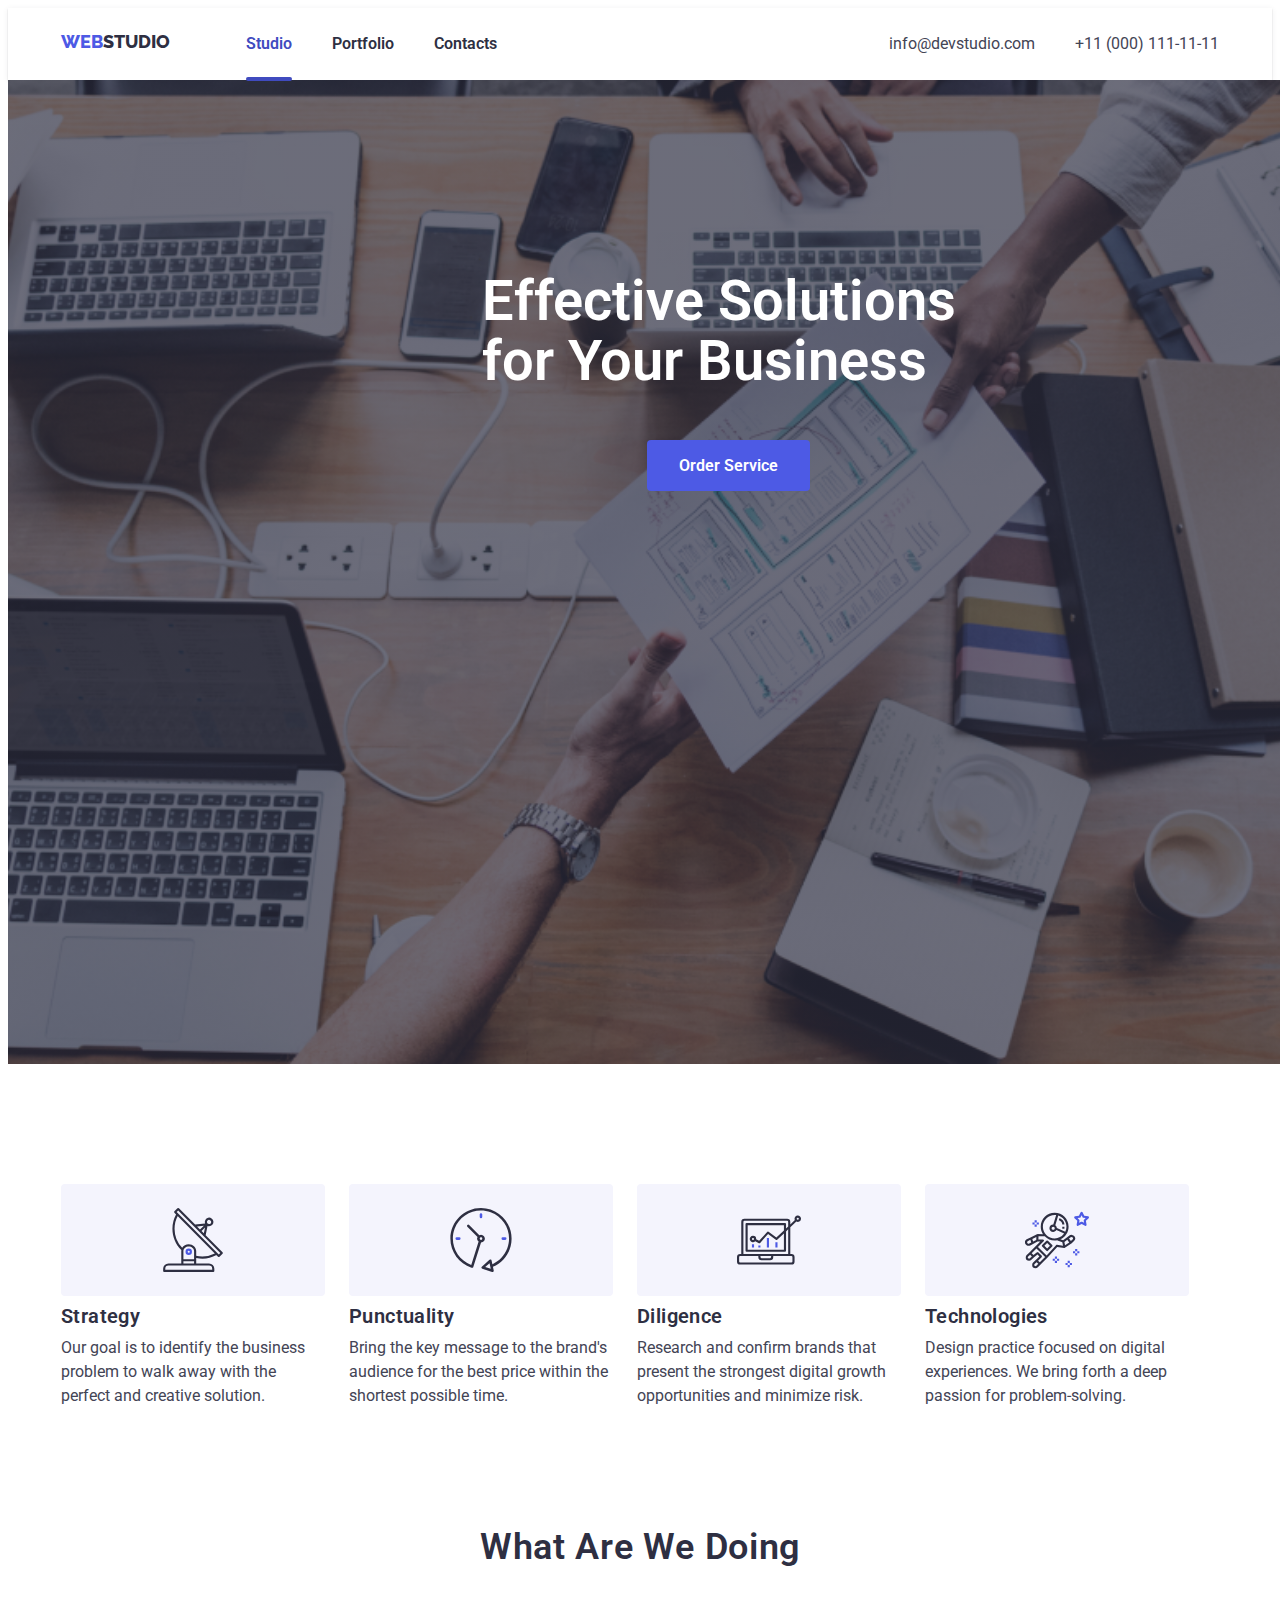
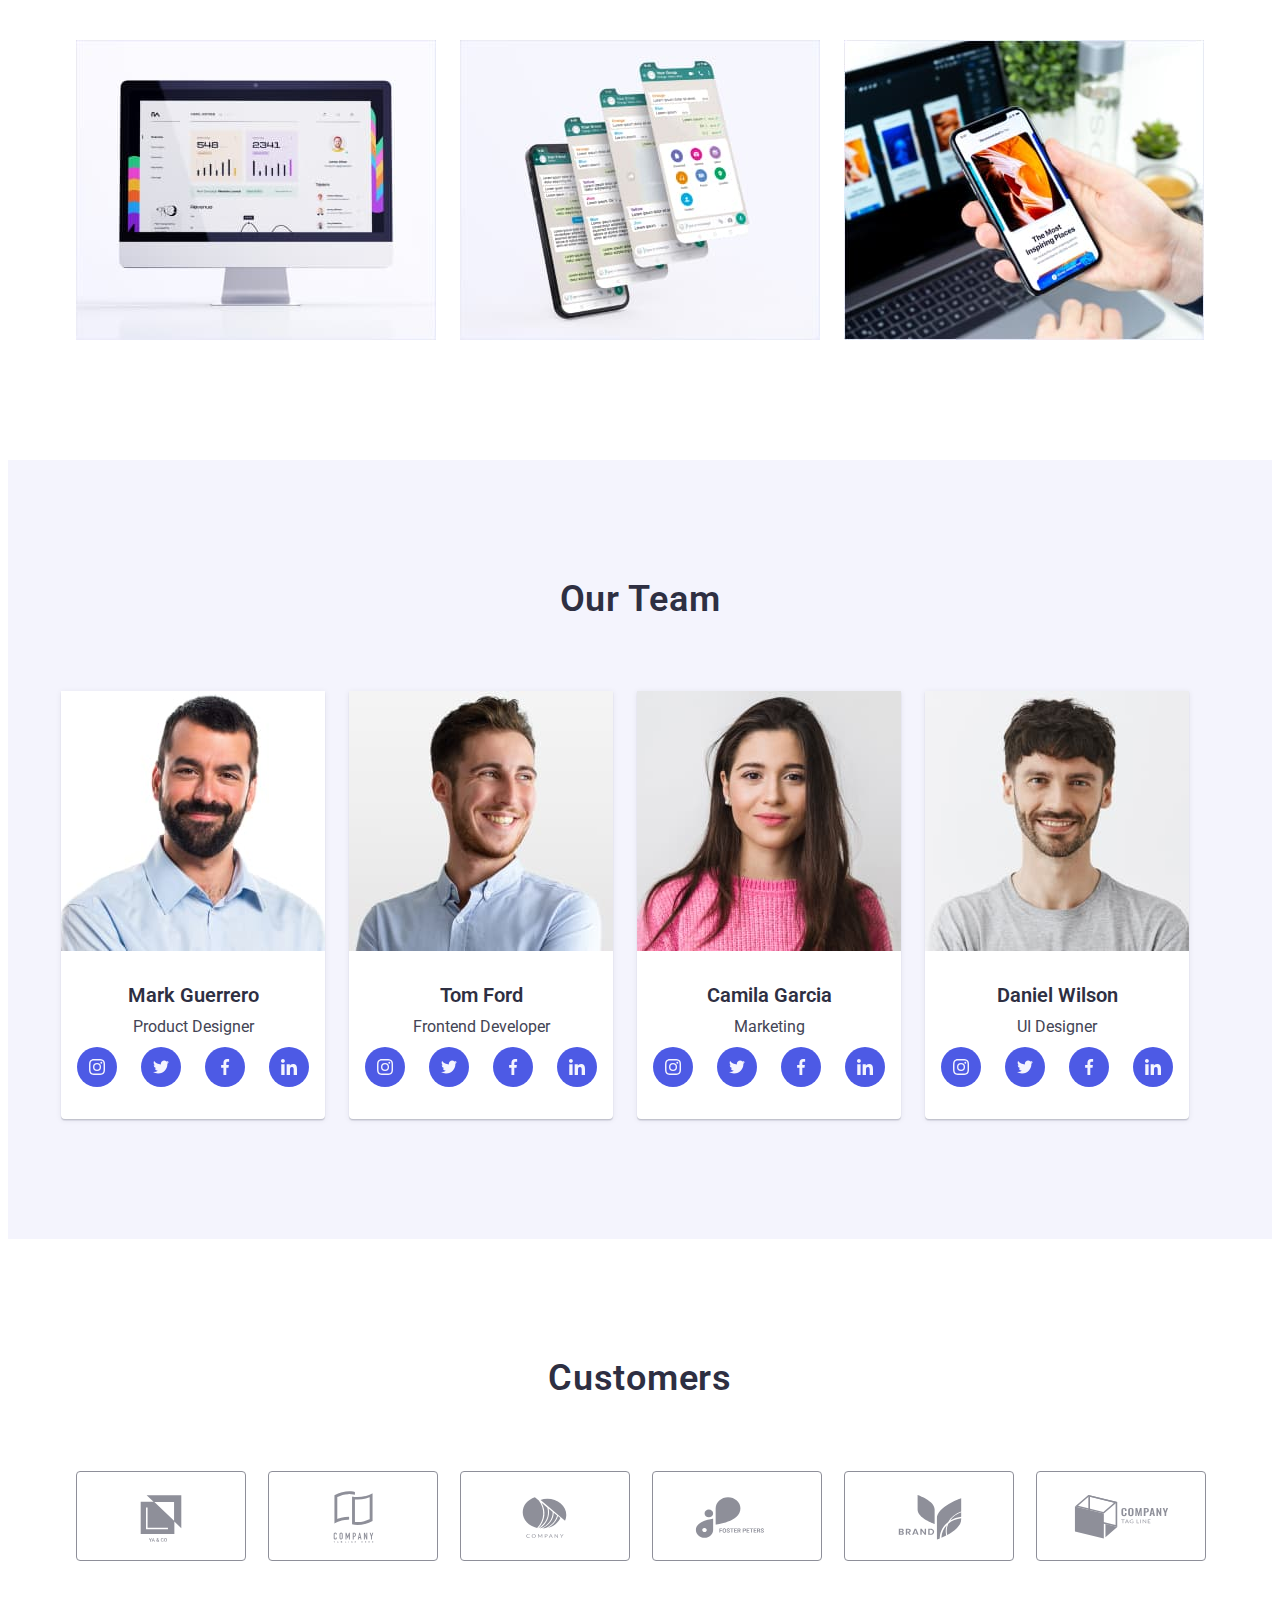
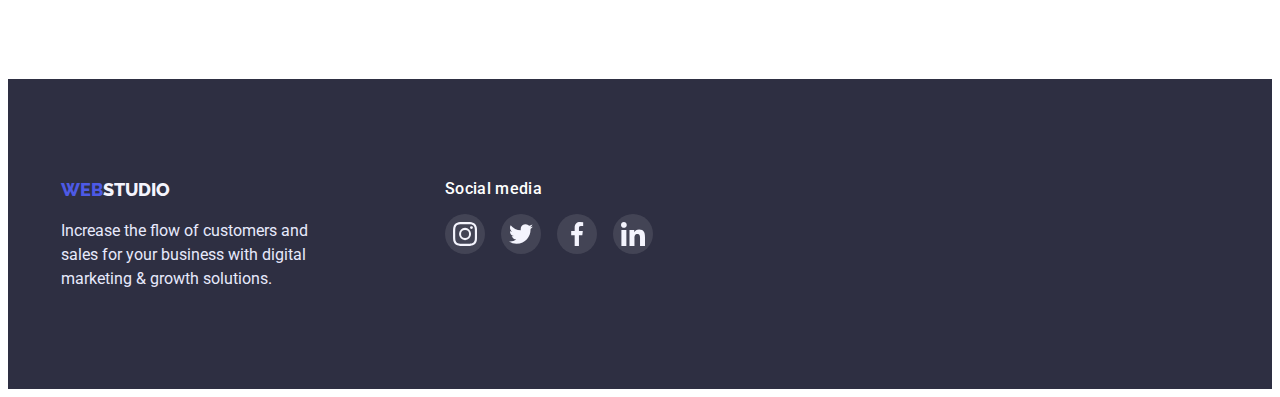
<file: index.html>
<!DOCTYPE html>
<html lang="en">
  <head>
    <meta charset="UTF-8" />
    <meta http-equiv="X-UA-Compatible" content="IE=edge" />
    <meta name="viewport" content="width= , initial-scale=1.0" />
    <title>Webstudio</title>
    <link rel="preconnect" href="https://fonts.googleapis.com" />
    <link rel="preconnect" href="https://fonts.gstatic.com" crossorigin />
    <link rel="preconnect" href="https://fonts.googleapis.com" />
    <link rel="preconnect" href="https://fonts.gstatic.com" crossorigin />
    <link
      href="https://fonts.googleapis.com/css2?family=Raleway:wght@800&family=Roboto:wght@400;500;700;900&display=swap"
      rel="stylesheet"
    />
    <link
      rel="stylesheet"
      href="https://cdnjs.cloudflare.com/ajax/libs/modern-normalize/1.1.0/modern-normalize.min.css"
      integrity="sha512-wpPYUAdjBVSE4KJnH1VR1HeZfpl1ub8YT/NKx4PuQ5NmX2tKuGu6U/JRp5y+Y8XG2tV+wKQpNHVUX03MfMFn9Q=="
      crossorigin="anonymous"
      referrerpolicy="no-referrer"
    />
    <link
      rel="stylesheet"
      href="https://cdnjs.cloudflare.com/ajax/libs/animate.css/4.1.1/animate.min.css"
    />
    <link rel="stylesheet" href="./css/styles.css" />
  </head>
  <body>
    <!--Header-->
    <header class="header">
      <div class="container header-content">
        <nav>
          <a class="logo-web" href="./index.html"
            >web <span class="logo-studio">studio </span>
          </a>
          <ul class="nav">
            <li><a class="nav-link activ" href="./index.html">Studio</a></li>
            <li>
              <a class="nav-link" href="./portfolio.html">Portfolio</a>
            </li>
            <li><a class="nav-link" href="">Contacts</a></li>
          </ul>
        </nav>
        <ul class="contact">
          <li>
            <a class="contact-contact" href="mailto:info@devstudio.com"
              >info@devstudio.com</a
            >
          </li>
          <li>
            <a class="contact-contact" href="tel:+110001111111"
              >+11 (000) 111-11-11</a
            >
          </li>
        </ul>
      </div>
    </header>
    <main>
      <!--Section 1-->
      <section class="section-1">
        <div class="container">
          <h1 class="solution-Business">
            Effective Solutions for Your Business
          </h1>
          <button type="button" class="button" data-modal-open>
            Order Service
          </button>
        </div>
      </section>
      <!--Section 2-->
      <section class="section-2">
        <div class="container">
          <ul class="section2-content">
            <li>
              <div class="section-2-item">
                <svg class="section-2-icon" width="64" height="64">
                  <use href="./images/icons.svg#icon-antenna"></use>
                </svg>
              </div>
              <h2 class="title">Strategy</h2>
              <p class="description">
                Our goal is to identify the business problem to walk away with
                the perfect and creative solution.
              </p>
            </li>
            <li>
              <div class="section-2-item">
                <svg class="section-2-icon" width="64" height="64">
                  <use href="./images/icons.svg#icon-clock"></use>
                </svg>
              </div>
              <h2 class="title">Punctuality</h2>
              <p class="description">
                Bring the key message to the brand's audience for the best price
                within the shortest possible time.
              </p>
            </li>
            <li>
              <div class="section-2-item">
                <svg class="section-2-icon" width="64" height="64">
                  <use href="./images/icons.svg#icon-diagram"></use>
                </svg>
              </div>
              <h2 class="title">Diligence</h2>
              <p class="description">
                Research and confirm brands that present the strongest digital
                growth opportunities and minimize risk.
              </p>
            </li>
            <li>
              <div class="section-2-item">
                <svg class="section-2-icon" width="64" height="64">
                  <use href="./images/icons.svg#icon-astronaut"></use>
                </svg>
              </div>
              <h2 class="title">Technologies</h2>
              <p class="description">
                Design practice focused on digital experiences. We bring forth a
                deep passion for problem-solving.
              </p>
            </li>
          </ul>
        </div>
      </section>
      <!--Section 3-->
      <section class="section-3">
        <div class="container">
          <h2 class="work">What are we doing</h2>
          <ul class="section-3-content">
            <li>
              <img src="./images/1.jpg" alt="img" width="360" />
            </li>
            <li>
              <img src="./images/2.jpg" alt="img" width="360" />
            </li>
            <li>
              <img src="./images/3.jpg" alt="img" width="360" />
            </li>
          </ul>
        </div>
      </section>
      <!--Section 4-->
      <section class="section-4">
        <div class="container">
          <h2 class="team">Our Team</h2>
          <ul class="section-4-content">
            <li class="team-card">
              <img src="./images/markphoto.jpg" alt="mark" width="264" />
              <div class="section-4-title">
                <h3>Mark Guerrero</h3>
                <p>Product Designer</p>
                <ul class="team-card-soc">
                  <li class="team-card-item">
                    <a href="" class="team-card-link">
                      <svg class="team-card-icon" width="16" height="16">
                        <use href="./images/icons.svg#icon-instagram"></use>
                      </svg>
                    </a>
                  </li>
                  <li class="team-card-item">
                    <a href="" class="team-card-link">
                      <svg class="team-card-icon" width="16" height="16">
                        <use href="./images/icons.svg#icon-twitter"></use>
                      </svg>
                    </a>
                  </li>
                  <li class="team-card-item">
                    <a href="" class="team-card-link">
                      <svg class="team-card-icon" width="16" height="16">
                        <use href="./images/icons.svg#icon-facebook"></use>
                      </svg>
                    </a>
                  </li>
                  <li class="team-card-item">
                    <a href="" class="team-card-link">
                      <svg class="team-card-icon" width="16" height="16">
                        <use href="./images/icons.svg#icon-linkedin"></use>
                      </svg>
                    </a>
                  </li>
                </ul>
              </div>
            </li>
            <li class="team-card">
              <img src="./images/tomphoto.jpg" alt="tom" width="264" />
              <div class="section-4-title">
                <h3>Tom Ford</h3>
                <p>Frontend Developer</p>
                <ul class="team-card-soc">
                  <li class="team-card-item">
                    <a href="" class="team-card-link">
                      <svg class="team-card-icon" width="16" height="16">
                        <use href="./images/icons.svg#icon-instagram"></use>
                      </svg>
                    </a>
                  </li>
                  <li class="team-card-item">
                    <a href="" class="team-card-link">
                      <svg class="team-card-icon" width="16" height="16">
                        <use href="./images/icons.svg#icon-twitter"></use>
                      </svg>
                    </a>
                  </li>
                  <li class="team-card-item">
                    <a href="" class="team-card-link">
                      <svg class="team-card-icon" width="16" height="16">
                        <use href="./images/icons.svg#icon-facebook"></use>
                      </svg>
                    </a>
                  </li>
                  <li class="team-card-item">
                    <a href="" class="team-card-link">
                      <svg class="team-card-icon" width="16" height="16">
                        <use href="./images/icons.svg#icon-linkedin"></use>
                      </svg>
                    </a>
                  </li>
                </ul>
              </div>
            </li>
            <li class="team-card">
              <img src="./images/camilaphoto.jpg" alt="camila" width="264" />
              <div class="section-4-title">
                <h3>Camila Garcia</h3>
                <p>Marketing</p>
                <ul class="team-card-soc">
                  <li class="team-card-item">
                    <a href="" class="team-card-link">
                      <svg class="team-card-icon" width="16" height="16">
                        <use href="./images/icons.svg#icon-instagram"></use>
                      </svg>
                    </a>
                  </li>
                  <li class="team-card-item">
                    <a href="" class="team-card-link">
                      <svg class="team-card-icon" width="16" height="16">
                        <use href="./images/icons.svg#icon-twitter"></use>
                      </svg>
                    </a>
                  </li>
                  <li class="team-card-item">
                    <a href="" class="team-card-link">
                      <svg class="team-card-icon" width="16" height="16">
                        <use href="./images/icons.svg#icon-facebook"></use>
                      </svg>
                    </a>
                  </li>
                  <li class="team-card-item">
                    <a href="" class="team-card-link">
                      <svg class="team-card-icon" width="16" height="16">
                        <use href="./images/icons.svg#icon-linkedin"></use>
                      </svg>
                    </a>
                  </li>
                </ul>
              </div>
            </li>
            <li class="team-card">
              <img src="./images/danielphoto.jpg" alt="daniel" width="264" />
              <div class="section-4-title">
                <h3>Daniel Wilson</h3>
                <p>UI Designer</p>
                <ul class="team-card-soc">
                  <li class="team-card-item">
                    <a href="" class="team-card-link">
                      <svg class="team-card-icon" width="16" height="16">
                        <use href="./images/icons.svg#icon-instagram"></use>
                      </svg>
                    </a>
                  </li>
                  <li class="team-card-item">
                    <a href="" class="team-card-link">
                      <svg class="team-card-icon" width="16" height="16">
                        <use href="./images/icons.svg#icon-twitter"></use>
                      </svg>
                    </a>
                  </li>
                  <li class="team-card-item">
                    <a href="" class="team-card-link">
                      <svg class="team-card-icon" width="16" height="16">
                        <use href="./images/icons.svg#icon-facebook"></use>
                      </svg>
                    </a>
                  </li>
                  <li class="team-card-item">
                    <a href="" class="team-card-link">
                      <svg class="team-card-icon" width="16" height="16">
                        <use href="./images/icons.svg#icon-linkedin"></use>
                      </svg>
                    </a>
                  </li>
                </ul>
              </div>
            </li>
          </ul>
        </div>
      </section>
      <!-- section 5 -->
      <section class="customers">
        <div class="container">
          <h2 class="team">Customers</h2>
          <ul class="customers-list">
            <li class="customers-item">
              <a href="" class="customers-link">
                <svg class="customers-icon" width="104" height="56">
                  <use href="./images/icons.svg#icon-Logo1"></use>
                </svg>
              </a>
            </li>
            <li class="customers-item">
              <a href="" class="customers-link">
                <svg class="customers-icon" width="104" height="56">
                  <use href="./images/icons.svg#icon-Logo2"></use>
                </svg>
              </a>
            </li>
            <li class="customers-item">
              <a href="" class="customers-link">
                <svg class="customers-icon" width="104" height="56">
                  <use href="./images/icons.svg#icon-Logo3"></use>
                </svg>
              </a>
            </li>
            <li class="customers-item">
              <a href="" class="customers-link">
                <svg class="customers-icon" width="104" height="56">
                  <use href="./images/icons.svg#icon-Logo4"></use>
                </svg>
              </a>
            </li>
            <li class="customers-item">
              <a href="" class="customers-link">
                <svg class="customers-icon" width="104" height="56">
                  <use href="./images/icons.svg#icon-Logo5"></use>
                </svg>
              </a>
            </li>
            <li class="customers-item">
              <a href="" class="customers-link">
                <svg class="customers-icon" width="104" height="56">
                  <use href="./images/icons.svg#icon-Logo6"></use>
                </svg>
              </a>
            </li>
          </ul>
        </div>
      </section>
    </main>
    <!--Footer-->
    <footer class="footer">
      <div class="container footer-social1">
        <div class="footer-content">
          <a class="logo-web" href="./index.html"
            >web <span class="logo-studio">studio </span>
          </a>
          <p>
            Increase the flow of customers and sales for your business with
            digital marketing & growth solutions.
          </p>
        </div>
        <div class="footer-social-div">
          <h2>Social media</h2>
          <ul class="footer-social">
            <li class="footer-social-item">
              <a href="" class="footer-social-link">
                <svg class="footer-social-icon" width="24" height="24">
                  <use href="./images/icons.svg#icon-instagram"></use>
                </svg>
              </a>
            </li>
            <li class="footer-social-item">
              <a href="" class="footer-social-link">
                <svg class="footer-social-icon" width="24" height="24">
                  <use href="./images/icons.svg#icon-twitter"></use>
                </svg>
              </a>
            </li>
            <li class="footer-social-item">
              <a href="" class="footer-social-link">
                <svg class="footer-social-icon" width="24" height="24">
                  <use href="./images/icons.svg#icon-facebook"></use>
                </svg>
              </a>
            </li>
            <li class="footer-social-item">
              <a href="" class="footer-social-link">
                <svg class="footer-social-icon" width="24" height="24">
                  <use href="./images/icons.svg#icon-linkedin"></use>
                </svg>
              </a>
            </li>
          </ul>
        </div>
      </div>
    </footer>
    <div class="backdrop is-hidden" data-modal>
      <div class="modal">
        <button type="button" class="modal-close" data-modal-close>
          <svg class="svg-close" width="8" height="8">
            <use href="./images/icons.svg#icon-Vector"></use>
          </svg>
        </button>
      </div>
    </div>
    <script src="./js/modal.js"></script>
  </body>
</html>
</file>
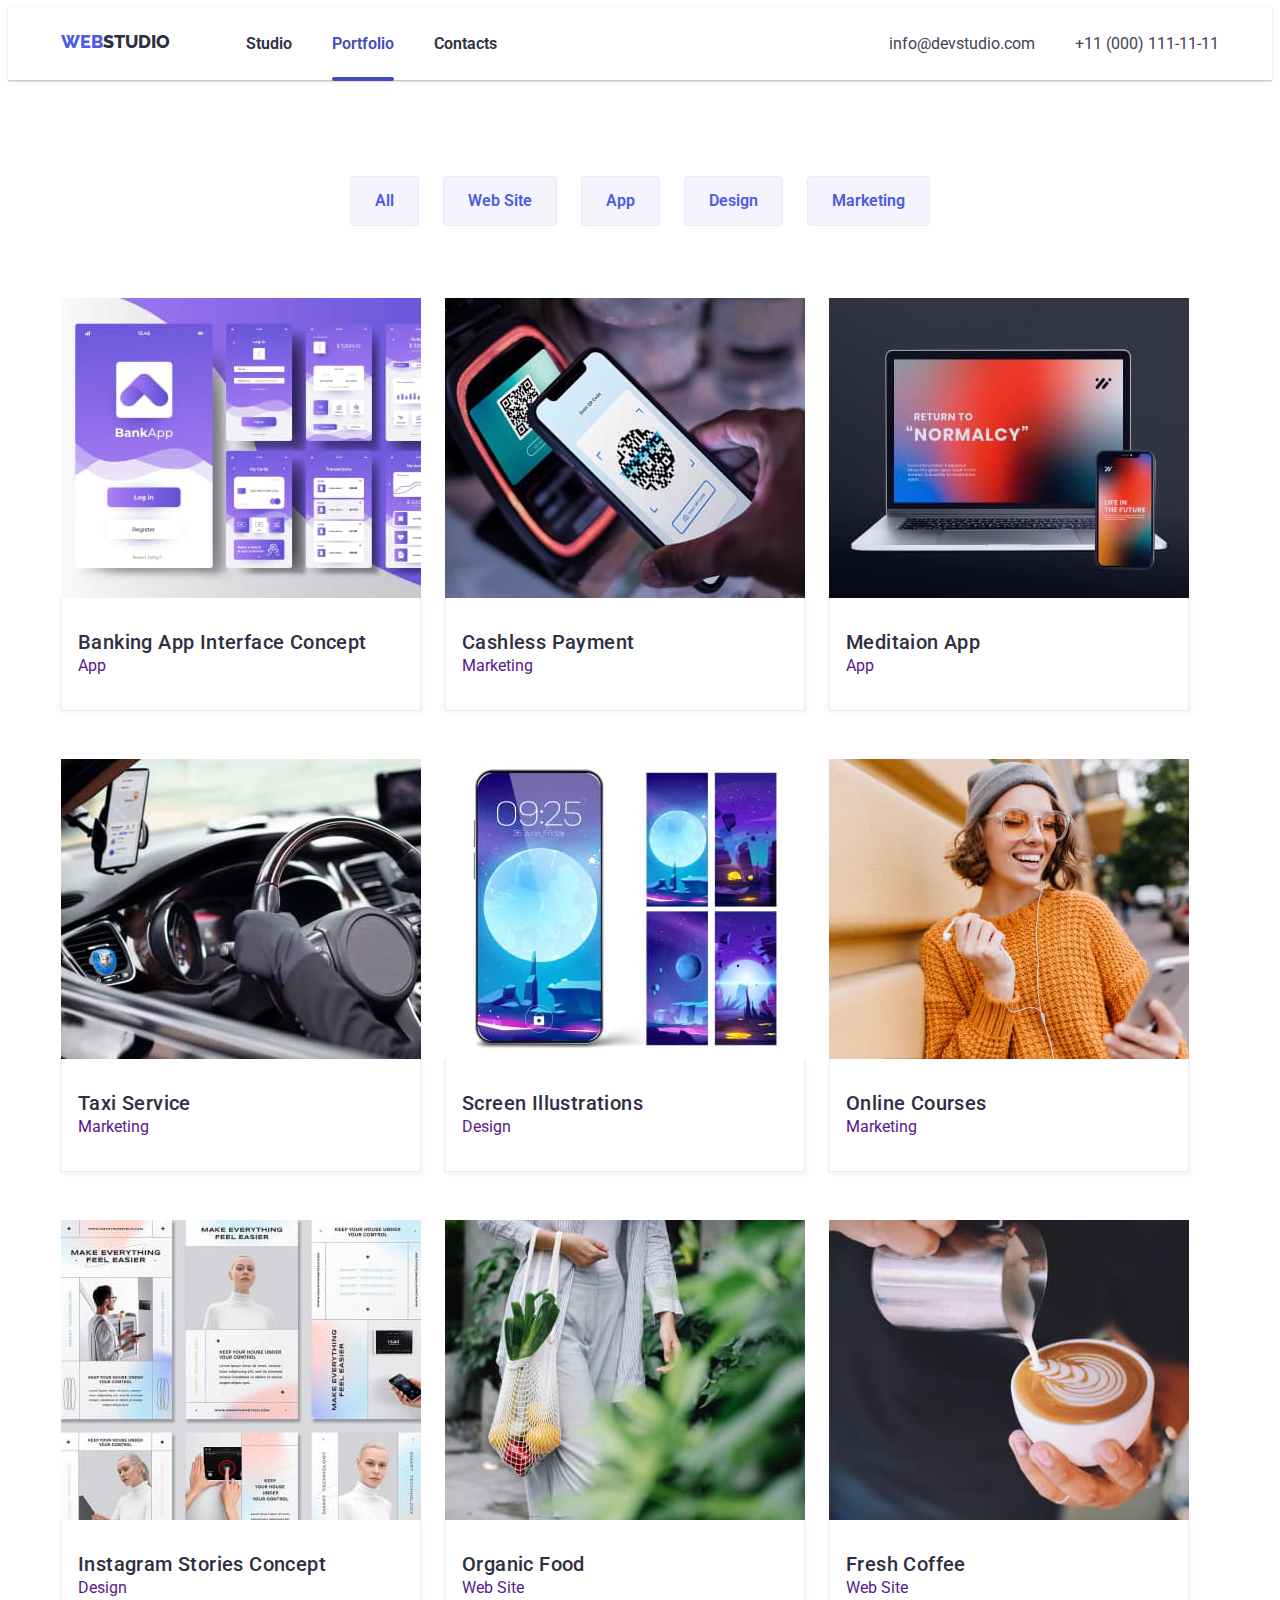
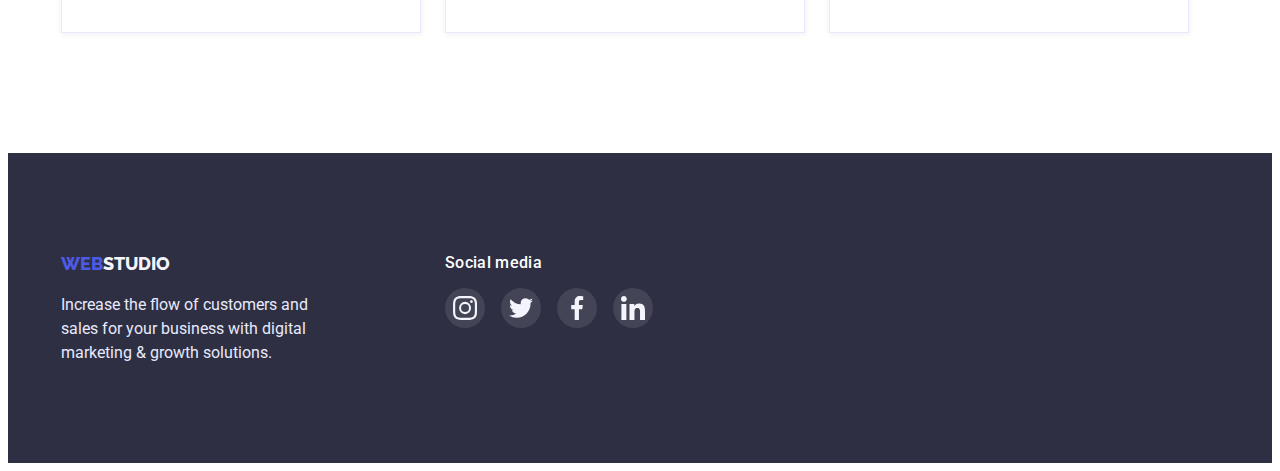
<file: portfolio.html>
<!DOCTYPE html>
<html lang="en">
  <head>
    <meta charset="UTF-8" />
    <meta http-equiv="X-UA-Compatible" content="IE=edge" />
    <meta name="viewport" content="width=device-width, initial-scale=1.0" />
    <title>Webstudio</title>
    <link rel="preconnect" href="https://fonts.googleapis.com" />
    <link rel="preconnect" href="https://fonts.gstatic.com" crossorigin />
    <link
      href="https://fonts.googleapis.com/css2?family=Raleway:wght@700&family=Roboto:wght@400;500;700;900&display=swap"
      rel="stylesheet"
    />
    <link
      rel="stylesheet"
      href="https://cdnjs.cloudflare.com/ajax/libs/modern-normalize/1.1.0/modern-normalize.min.css"
      integrity="sha512-wpPYUAdjBVSE4KJnH1VR1HeZfpl1ub8YT/NKx4PuQ5NmX2tKuGu6U/JRp5y+Y8XG2tV+wKQpNHVUX03MfMFn9Q=="
      crossorigin="anonymous"
      referrerpolicy="no-referrer"
    />
    <link
      rel="stylesheet"
      href="https://cdnjs.cloudflare.com/ajax/libs/animate.css/4.1.1/animate.min.css"
    />
    <link rel="stylesheet" href="./css/styles.css" />
  </head>
  <body>
    <!--Header-->
    <header class="header">
      <div class="container header-content">
        <nav>
          <a class="logo-web" href="./index.html"
            >web <span class="logo-studio">studio </span>
          </a>
          <ul class="nav">
            <li><a class="nav-link" href="./index.html">Studio</a></li>
            <li>
              <a class="nav-link activ" href="./portfolio.html">Portfolio</a>
            </li>
            <li><a class="nav-link" href="">Contacts</a></li>
          </ul>
        </nav>
        <ul class="contact">
          <li>
            <a class="contact-contact" href="mailto:info@devstudio.com"
              >info@devstudio.com</a
            >
          </li>
          <li>
            <a class="contact-contact" href="tel:+110001111111"
              >+11 (000) 111-11-11</a
            >
          </li>
        </ul>
      </div>
    </header>
    <main>
      <!--section1-->
      <section class="portfolio-section1">
        <div class="container">
          <ul class="portfolio-section1-nav">
            <li><button class="filters-button" type="button">All</button></li>
            <li>
              <button class="filters-button" type="button">Web Site</button>
            </li>
            <li><button class="filters-button" type="button">App</button></li>
            <li>
              <button class="filters-button" type="button">Design</button>
            </li>
            <li>
              <button class="filters-button" type="button">Marketing</button>
            </li>
          </ul>
          <ul class="portfolio-project">
            <li class="project-card">
              <a class="project-link" href="">
                <div class="project-top-wrap">
                  <img
                  src="./images/banking.jpg"
                  alt="Banking App"
                  width="360"
                  height="300"
                />
                <p class="project-top-text">
                  14 Stylish and User-Friendly App Design Concepts · Task
                  Manager App · Calorie Tracker App · Exotic Fruit Ecommerce App
                  · Cloud Storage App
                </p>
                </div>
                
                <div class="project-card-content">
                  <h2>Banking App Interface Concept</h2>
                  <p>App</p>
                </div>
              </a>
            </li>
            <li class="project-card">
              <a class="project-link" href="">
                <div class="project-top-wrap">
                  <img
                  src="./images/payment.jpg"
                  alt="payment"
                  width="360"
                  height="300"
                />
                <p class="project-top-text">
                  14 Stylish and User-Friendly App Design Concepts · Task
                  Manager App · Calorie Tracker App · Exotic Fruit Ecommerce App
                  · Cloud Storage App
                </p>
                </div>
               
                <div class="project-card-content">
                  <h2>Cashless Payment</h2>
                  <p>Marketing</p>
                </div>
              </a>
            </li>
            <li class="project-card">
              <a class="project-link" href="">
                <div class="project-top-wrap">
                 <img
                  src="./images/meditaion.jpg"
                  alt="Meditaion App"
                  width="360"
                  height="300"
                />
                <p class="project-top-text">
                  14 Stylish and User-Friendly App Design Concepts · Task
                  Manager App · Calorie Tracker App · Exotic Fruit Ecommerce App
                  · Cloud Storage App
                </p>
                </div>
               
                <div class="project-card-content">
                  <h2>Meditaion App</h2>
                  <p>App</p>
                </div>
              </a>
            </li>
            <li class="project-card">
              <a class="project-link" href="">
                <div class="project-top-wrap">
                  <img
                  src="./images/taxi.jpg"
                  alt="Taxi Service"
                  width="360"
                  height="300"
                />
                <p class="project-top-text">
                  14 Stylish and User-Friendly App Design Concepts · Task
                  Manager App · Calorie Tracker App · Exotic Fruit Ecommerce App
                  · Cloud Storage App
                </p>
                </div>
               
                <div class="project-card-content">
                  <h2>Taxi Service</h2>
                  <p>Marketing</p>
                </div>
              </a>
            </li>
            <li class="project-card">
              <a class="project-link" href="">
                <div class="project-top-wrap">
                 <img
                  src="./images/screen.jpg"
                  alt="Screen"
                  width="360"
                  height="300"
                />
                <p class="project-top-text">
                  14 Stylish and User-Friendly App Design Concepts · Task
                  Manager App · Calorie Tracker App · Exotic Fruit Ecommerce App
                  · Cloud Storage App
                </p>
                </div>
               
                <div class="project-card-content">
                  <h2>Screen Illustrations</h2>
                  <p>Design</p>
                </div>
              </a>
            </li>
            <li class="project-card">
              <a class="project-link" href="">
                <div class="project-top-wrap">
                   <img
                  src="./images/online.jpg"
                  alt="Online Courses"
                  width="360"
                  height="300"
                />
                <p class="project-top-text">
                  14 Stylish and User-Friendly App Design Concepts · Task
                  Manager App · Calorie Tracker App · Exotic Fruit Ecommerce App
                  · Cloud Storage App
                </p>
                </div>
               
                <div class="project-card-content">
                  <h2>Online Courses</h2>
                  <p>Marketing</p>
                </div>
              </a>
            </li>
            <li class="project-card">
              <a class="project-link" href="">
                <div class="project-top-wrap">
                <img
                  src="./images/instagram.jpg"
                  alt="Instagram"
                  width="360"
                  height="300"
                />
                <p class="project-top-text">
                  14 Stylish and User-Friendly App Design Concepts · Task
                  Manager App · Calorie Tracker App · Exotic Fruit Ecommerce App
                  · Cloud Storage App
                </p>
                </div>
                
                <div class="project-card-content">
                  <h2>Instagram Stories Concept</h2>
                  <p>Design</p>
                </div>
              </a>
            </li>
            <li class="project-card">
              <a class="project-link" href="">
                <div class="project-top-wrap">
                 <img
                  src="./images/organic.jpg"
                  alt="Organic Food"
                  width="360"
                  height="300"
                />
                <p class="project-top-text">
                  14 Stylish and User-Friendly App Design Concepts · Task
                  Manager App · Calorie Tracker App · Exotic Fruit Ecommerce App
                  · Cloud Storage App
                </p>
                </div>
               
                <div class="project-card-content">
                  <h2>Organic Food</h2>
                  <p>Web Site</p>
                </div>
              </a>
            </li>
            <li class="project-card">
              <a class="project-link" href="">
                <div class="project-top-wrap">
                 <img
                  src="./images/coffee.jpg"
                  alt="Coffee"
                  width="360"
                  height="300"
                />
                <p class="project-top-text">
                  14 Stylish and User-Friendly App Design Concepts · Task
                  Manager App · Calorie Tracker App · Exotic Fruit Ecommerce App
                  · Cloud Storage App
                </p>
                </div>
               
                <div class="project-card-content">
                  <h2>Fresh Coffee</h2>
                  <p>Web Site</p>
                </div>
              </a>
            </li>
          </ul>
        </div>
      </section>
    </main>
    <!--Footer-->
    <footer class="footer">
      <div class="container footer-social1">
        <div class="footer-content">
          <a class="logo-web" href="./index.html"
            >web <span class="logo-studio">studio </span>
          </a>
          <p>
            Increase the flow of customers and sales for your business with
            digital marketing & growth solutions.
          </p>
        </div>
        <div class="footer-social-div">
          <h2>Social media</h2>
          <ul class="footer-social">
            <li class="footer-social-item">
              <a href="" class="footer-social-link">
                <svg class="footer-social-icon" width="24" height="24">
                  <use href="./images/icons.svg#icon-instagram"></use>
                </svg>
              </a>
            </li>
            <li class="footer-social-item">
              <a href="" class="footer-social-link">
                <svg class="footer-social-icon" width="24" height="24">
                  <use href="./images/icons.svg#icon-twitter"></use>
                </svg>
              </a>
            </li>
            <li class="footer-social-item">
              <a href="" class="footer-social-link">
                <svg class="footer-social-icon" width="24" height="24">
                  <use href="./images/icons.svg#icon-facebook"></use>
                </svg>
              </a>
            </li>
            <li class="footer-social-item">
              <a href="" class="footer-social-link">
                <svg class="footer-social-icon" width="24" height="24">
                  <use href="./images/icons.svg#icon-linkedin"></use>
                </svg>
              </a>
            </li>
          </ul>
        </div>
      </div>
    </footer>
  </body>
</html>
</file>
<file: css/styles.css>
:root {
  --text: #434455;
  --title: #2e2f42;
  --nav-hover: #404bbf;
  --backround-section1: #2e2f42;
  --background-section4: #f4f4fd;
  --footer-text: #e7e9fc;
  --hover-time: 250ms cubic-bezier(0.4, 0, 0.2, 1);
}
p,
h1,
h2,
h3,
h4,
h5,
h6 {
  margin: 0;
}

ul {
  list-style: none;
  margin: 0;
  padding: 0;
}

img {
  display: block;
}

body {
  font-family: Roboto, sans-serif;
  line-height: 1.5;
  color: var(--text);
}

.container {
  width: 1158px;
  padding-left: 15px;
  padding-right: 15px;
  margin: 0 auto;
}

/* header */

.header {
  background-color: #ffffff;
  padding-top: 24px;
  padding-bottom: 24px;
  display: flex;

  box-shadow: 0px 2px 1px rgba(46, 47, 66, 0.08),
    0px 1px 1px rgba(46, 47, 66, 0.16), 0px 1px 6px rgba(46, 47, 66, 0.08);
}

.header-content {
  display: flex;
  justify-content: space-between;
  align-items: center;
}

nav {
  display: flex;
}
nav > a {
  margin-right: 76px;
}

/* logo */

.logo-web {
  font-family: Raleway, sans-serif;
  font-weight: 800;
  font-size: 18px;
  line-height: 1.16;

  text-transform: uppercase;

  color: #4d5ae5;
  text-decoration: none;
}

.logo-studio {
  margin-left: -4px;
  color: #2e2f42;
}

/* nav */

.nav {
  font-weight: 600;
  text-decoration: none;
  display: flex;
  gap: 40px;
}

.nav-link {
  text-decoration: none;
  color: var(--title);
  transition: color var(--hover-time);
  position: relative;
}

.nav-link:hover,
.nav-link:focus {
  color: var(--nav-hover);
}

.activ::after {
  content: "";
  position: absolute;
  width: 100%;
  height: 4px;
  background-color: #404bbf;
  left: 0;
  bottom: -28px;
  border-radius: 2px;
}

.nav-link.activ {
  color: var(--nav-hover);
}

/* contact */

.contact {
  display: flex;
  gap: 40px;
}
.contact-contact {
  font-weight: 400;
  color: var(--text);
  text-decoration: none;
  transition: color var(--hover-time);
}

.contact-contact:hover,
.contact-contact:focus {
  color: var(--nav-hover);
}

/* main */

/* section1 */

.section-1 {
  width: 1440px;
  height: 600px;
  margin: 0 auto;
  background-image: linear-gradient(
      rgba(46, 47, 66, 0.7),
      rgba(46, 47, 66, 0.7)
    ),
    url(../images/people-office.jpg);
  background-repeat: no-repeat;
  background-position: center;
  background-size: cover;

  padding-top: 192px;
  padding-bottom: 192px;
}

.solution-Business {
  width: 492px;

  font-weight: 600;
  font-size: 56px;
  line-height: 1.07;
  margin: 0 auto;
  margin-bottom: 48px;

  color: #ffffff;
}

.button {
  background-color: #4d5ae5;
  box-shadow: 0px 4px 4pxrgba (0, 0, 0, 0.15);
  border-radius: 4px;
  display: flex;
  align-items: center;
  margin: 0 auto;
  border: 0 none;
  padding: 16px 32px;

  font-family: Roboto, sans-serif;
  font-style: normal;
  font-weight: 600;
  font-size: 16px;
  line-height: 1.2;
  color: #ffffff;

  cursor: pointer;
  transition: background-color var(--hover-time), box-shadov var(--hover-time);
}
.button:hover,
.button:focus {
  background-color: var(--nav-hover);
  box-shadow: 0px 4px 4px rgba(0, 0, 0, 0.15);
}

/* section 2 */

.section-2-item {
  width: 264px;
  height: 112px;
  background: #f4f4fd;
  border-radius: 4px;
  display: flex;
  align-items: center;
  justify-content: center;
  margin-bottom: 8px;
}

.section-2 {
  padding-top: 120px;
  padding-bottom: 120px;
}

.title {
  font-weight: 600;
  font-size: 20px;
  line-height: 1.2;
  margin-bottom: 8px;

  color: var(--title);
}

.description {
  margin-top: 8px;
  margin-left: 0px;
}

.section2-content {
  display: flex;
  gap: 24px;
}

.section2-content > li {
  width: 264px;
}
/* section 3 */

.section-3 {
  padding-bottom: 120px;
}

.work {
  font-style: normal;
  font-weight: 600;
  font-size: 36px;
  line-height: 1.1;

  text-align: center;
  text-transform: capitalize;
  margin-bottom: 72px;

  color: var(--title);
}

.section-3-content {
  display: flex;
  justify-content: center;
  gap: 24px;
}

/* section 4 */

.section-4 {
  background-color: var(--background-section4);
  padding-top: 120px;
  padding-bottom: 120px;
}

.team {
  font-weight: 600;
  font-size: 36px;
  line-height: 1.1;

  text-align: center;
  text-transform: capitalize;
  margin-bottom: 72px;

  color: var(--title);
}

.team-card {
  background-color: #ffffff;

  box-shadow: 0px 1px 6px rgba(46, 47, 66, 0.08),
    0px 1px 1px rgba(46, 47, 66, 0.16), 0px 2px 1px rgba(46, 47, 66, 0.08);
  border-radius: 0px 0px 4px 4px;
}

.team-card h3 {
  font-weight: 600;
  font-size: 20px;
  line-height: 1.2;
  margin-bottom: 8px;

  color: var(--title);
}

.team-card p {
  color: var(--text);
  margin-bottom: 8px;
}

.section-4-content {
  display: flex;
  gap: 24px;
  text-align: center;
}

.section-4-title {
  padding-top: 32px;
  padding-bottom: 32px;
}

.team-card-soc {
  display: flex;
  justify-content: center;
  gap: 24px;
}

.team-card-item {
  width: 40px;
  height: 40px;
}

.team-card-link {
  width: 100%;
  height: 100%;
  background-color: #4d5ae5;
  border-radius: 50%;
  display: flex;
  align-items: center;
  justify-content: center;
  transition: background-color var(--hover-time);
}

.team-card-link:hover,
.team-card-link:focus {
  background-color: #404bbf;
}

.team-card-icon {
  fill: #f4f4fd;
}

/* ---------section 5-------- */

.customers > h2 {
  margin-bottom: 72px;
}

.customers {
  padding: 120px 0;
}

.customers-list {
  display: flex;
  gap: 24px;
  justify-content: center;
}

.customers-item {
  width: 168px;
  height: 88px;
}

.customers-link {
  width: 100%;
  height: 100%;
  border: 1px solid currentColor;
  border-radius: 4px;
  display: flex;
  align-items: center;
  justify-content: center;
  color: #8e8f99;
  transition: color var(--hover-time);
}

.customers-icon {
  fill: currentColor;
  transition: color var(--hover-time);
}

.customers-link:hover,
.customers-link:focus {
  color: #404bbf;
}

/*--------- footer--------- */

footer .logo-studio {
  color: #f4f4fd;
}

.footer-content > p {
  color: var(--footer-text);
  margin-top: 16px;
  margin-left: 0%;
}

.footer-social-div > h2 {
  color: #ffffff;
  font-size: 16px;
  margin-bottom: 16px;
}

.footer {
  background: #2e2f42;
  padding-top: 100px;
  padding-bottom: 100px;
}

.footer-content {
  width: 264px;
  height: 110px;
}

.footer-social1 {
  display: flex;
}

.footer-social-div {
  margin-left: 120px;
}

.footer-social {
  display: flex;
  gap: 16px;
}

.footer-social-item {
  width: 40px;
  height: 40px;
}

.footer-social-link {
  width: 100%;
  height: 100%;
  background: rgba(255, 255, 255, 0.1);
  border-radius: 50%;
  display: flex;
  align-items: center;
  justify-content: center;
  transition: background-color var(--hover-time);
}

.footer-social-icon {
  fill: #f4f4fd;
}

.footer-social-link:hover,
.footer-social-link:focus {
  background: #31d0aa;
  border-radius: 50%;
}

/* PORTFOLIO */

/* section 1 */

.portfolio-section1 {
  padding-top: 96px;
  padding-bottom: 120px;
}

.portfolio-section1-nav {
  display: flex;
  flex-direction: row;
  align-items: flex-start;
  justify-content: center;
  margin-bottom: 72px;
  gap: 24px;
}

.filters-button {
  background-color: #f4f4fd;
  border: 1px solid #e7e9fc;
  border-radius: 4px;
  padding: 12px 24px;

  font-family: Roboto, sans-serif;
  font-style: normal;
  font-weight: 600;
  font-size: 16px;
  line-height: 1.5;
  color: #4d5ae5;

  cursor: pointer;
  transition: background-color var(--hover-time), color var(--hover-time),
    border-color var(--hover-time), box-shadow var(--hover-time);
}

.filters-button:hover,
.filters-button:focus {
  background-color: #404bbf;
  box-shadow: 0px 3px 1px rgba(0, 0, 0, 0.1), 0px 2px 1px rgba(0, 0, 0, 0.08),
    0px 2px 2px rgba(0, 0, 0, 0.12);
  border-color: transparent;

  color: #ffffff;
}

.portfolio-project {
  display: flex;
  flex-wrap: wrap;
  row-gap: 48px;
  column-gap: 24px;
}

h2 {
  font-weight: 500;
  font-size: 20px;
  line-height: 1.2;
  letter-spacing: 0.02em;

  color: var(--title);
}

.project-card-content {
  padding: 32px 0px 32px 16px;
  border: 1px solid #e7e9fc;
  box-shadow: 0px 1px 6px rgba(46, 47, 66, 0.08);
  border-top: none;
}

.project h2 {
  font-weight: 500;
  font-size: 20px;
  line-height: 1.2;

  color: var(--title);
}

.project-link {
  text-decoration: none;
  transition: box-shadow var(--hover-time);
}

.project-top-text {
  position: absolute;
}
.project-card {
  transition: box-shadow var(--hover-time);
}
.project-link:focus .project-top-text {
  transform: translateY(0);
  box-shadow: 0px 1px 6px rgba(46, 47, 66, 0.08),
    0px 1px 1px rgba(46, 47, 66, 0.16), 0px 2px 1px rgba(46, 47, 66, 0.08);
}

.project-card:hover .project-top-text {
  transform: translateY(0);
  box-shadow: 0px 1px 6px rgba(46, 47, 66, 0.08),
    0px 1px 1px rgba(46, 47, 66, 0.16), 0px 2px 1px rgba(46, 47, 66, 0.08);
}

.project-card:hover {
  transform: translateY(0);
  box-shadow: 0px 1px 6px rgba(46, 47, 66, 0.08),
    0px 1px 1px rgba(46, 47, 66, 0.16), 0px 2px 1px rgba(46, 47, 66, 0.08);
}

.project-top-text {
  position: absolute;
  top: 0;
  padding: 40px 32px 164px;
  color: #f4f4fd;
  background-color: #4d5ae5;
  height: 100%;
  transform: translateY(100%);
  transition: transform var(--hover-time);
}

.project-top-wrap {
  position: relative;
  overflow: hidden;
}

/* -----------backdrop ------------*/

.backdrop {
  position: fixed;
  top: 0;
  width: 100%;
  height: 100%;
  background-color: rgba(46, 47, 66, 0.4);
  transition: opacity var(--hover-time), visibility var(--hover-time);
}

.backdrop.is-hidden .modal {
  transform: translate(-50%, -50%) scale(0);
}

.modal {
  position: absolute;
  top: 50%;
  left: 50%;
  width: 408px;
  min-height: 576px;
  background-color: #fcfcfc;
  box-shadow: 0px 1px 1px rgba(0, 0, 0, 0.14), 0px 1px 3px rgba(0, 0, 0, 0.12),
    0px 2px 1px rgba(0, 0, 0, 0.2);
  border-radius: 4px;
  transform: translate(-50%, -50%) scale(1);
  transition: transform var(--hover-time);
}

.modal-close {
  position: absolute;
  top: 24px;
  left: 360px;
  width: 24px;
  height: 24px;
  background-color: #e7e9fc;
  border: 1px solid rgba(0, 0, 0, 0.1);
  border-radius: 50%;

  display: flex;
  align-items: center;
  justify-content: center;

  cursor: pointer;
}

.svg-close {
}

.is-hidden {
  opacity: 0;
  visibility: hidden;
  pointer-events: none;
}
</file>
